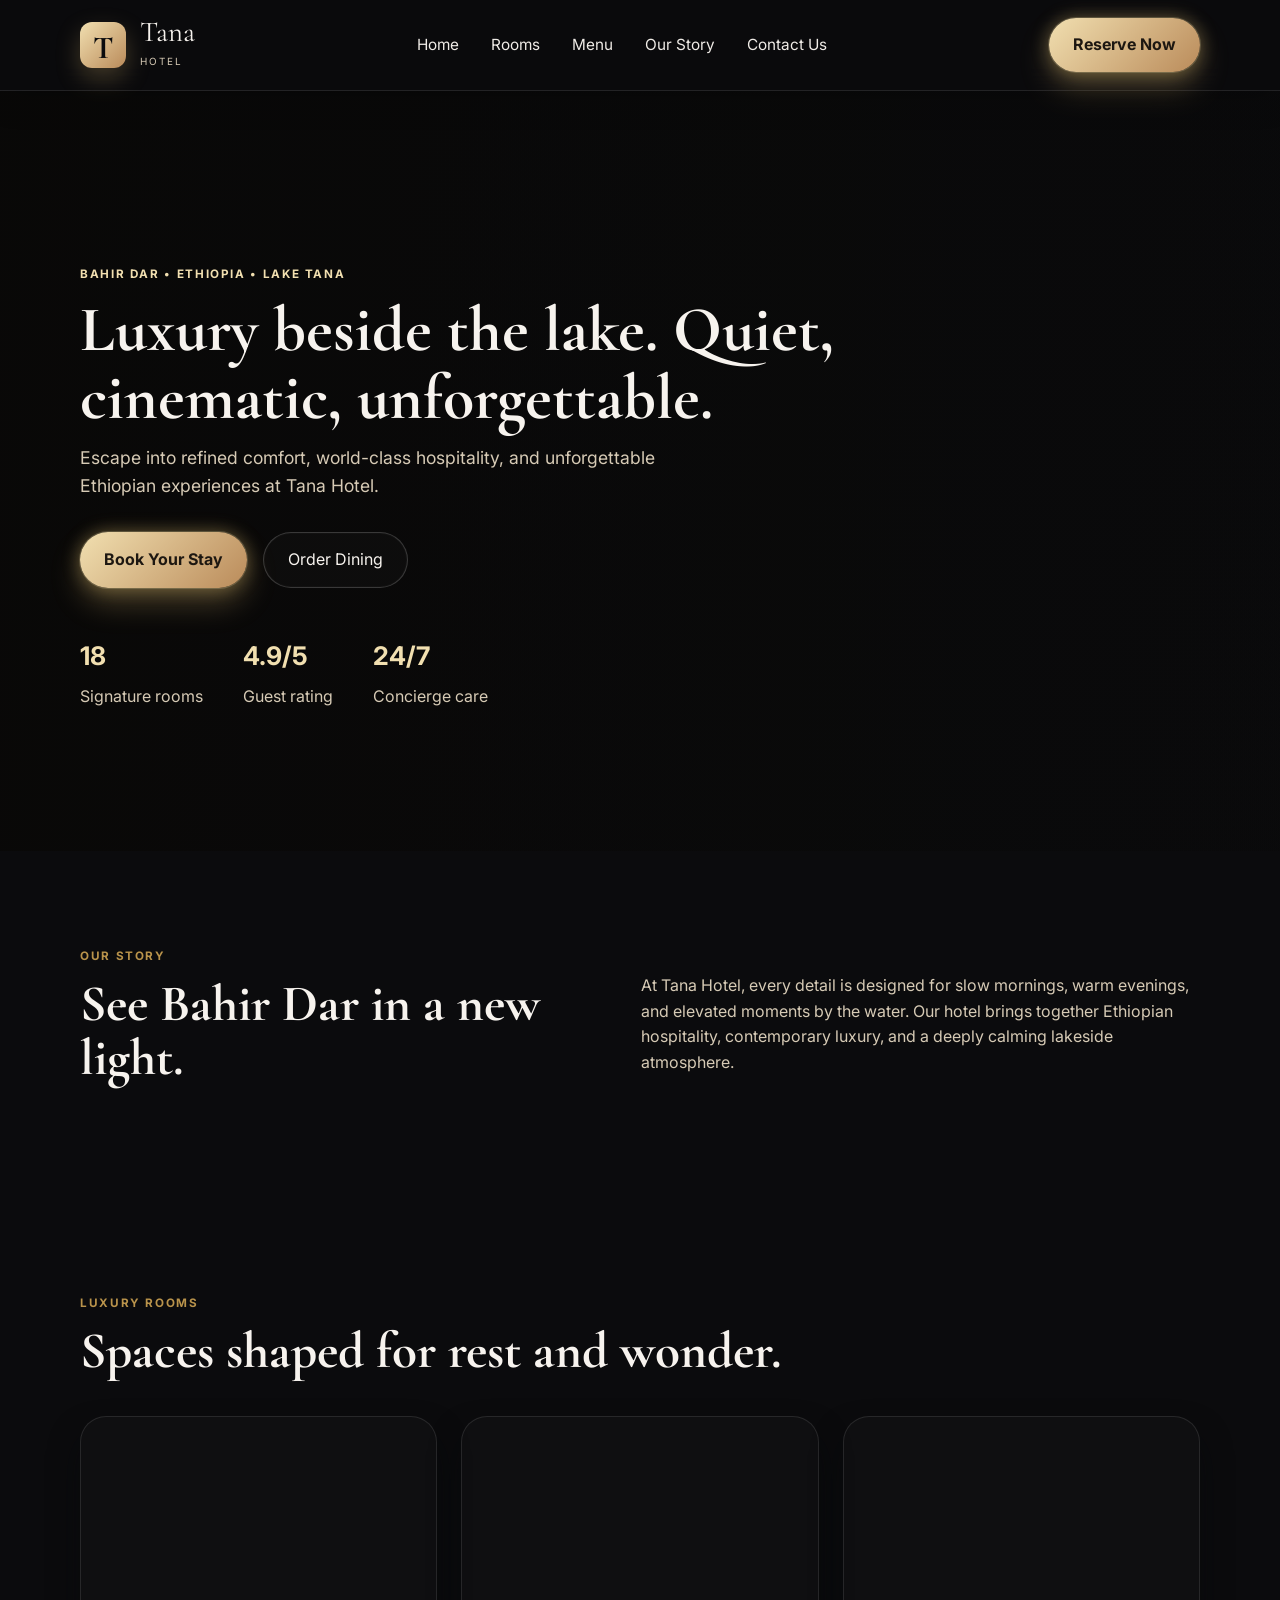
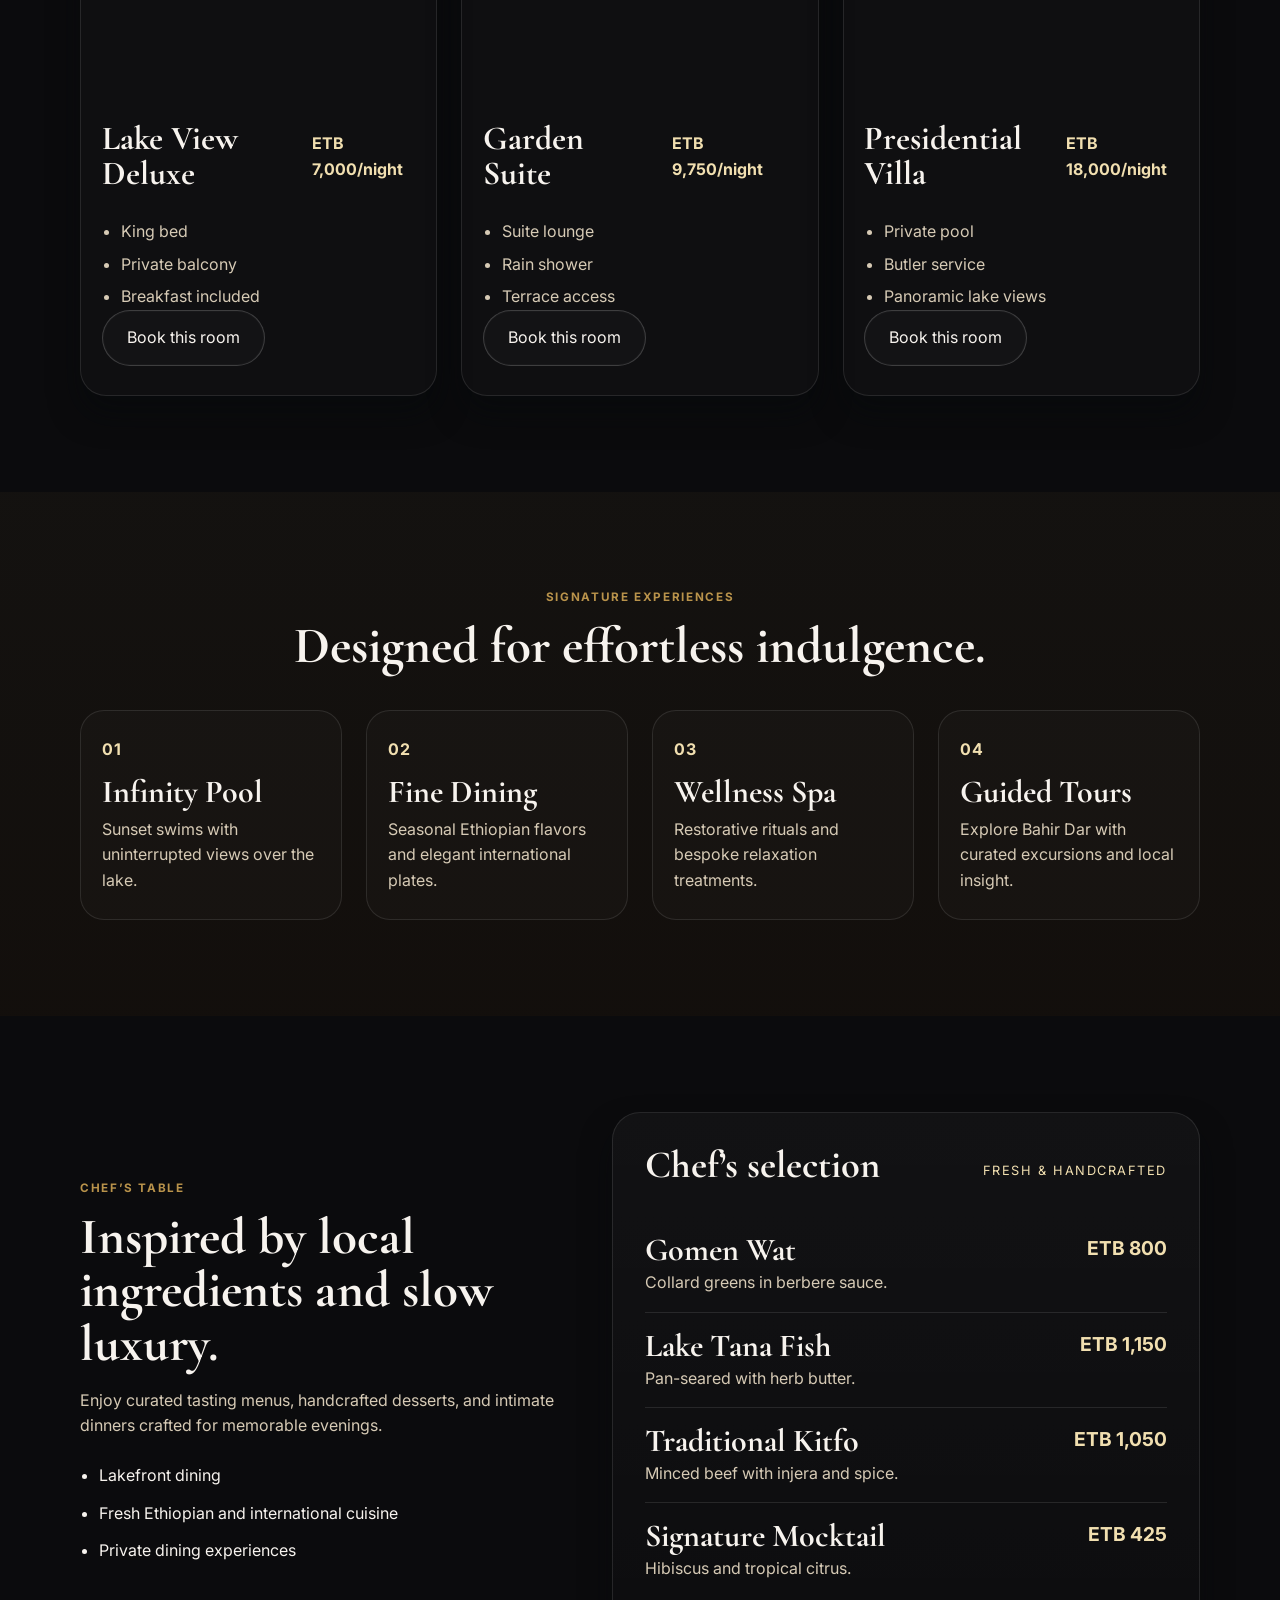
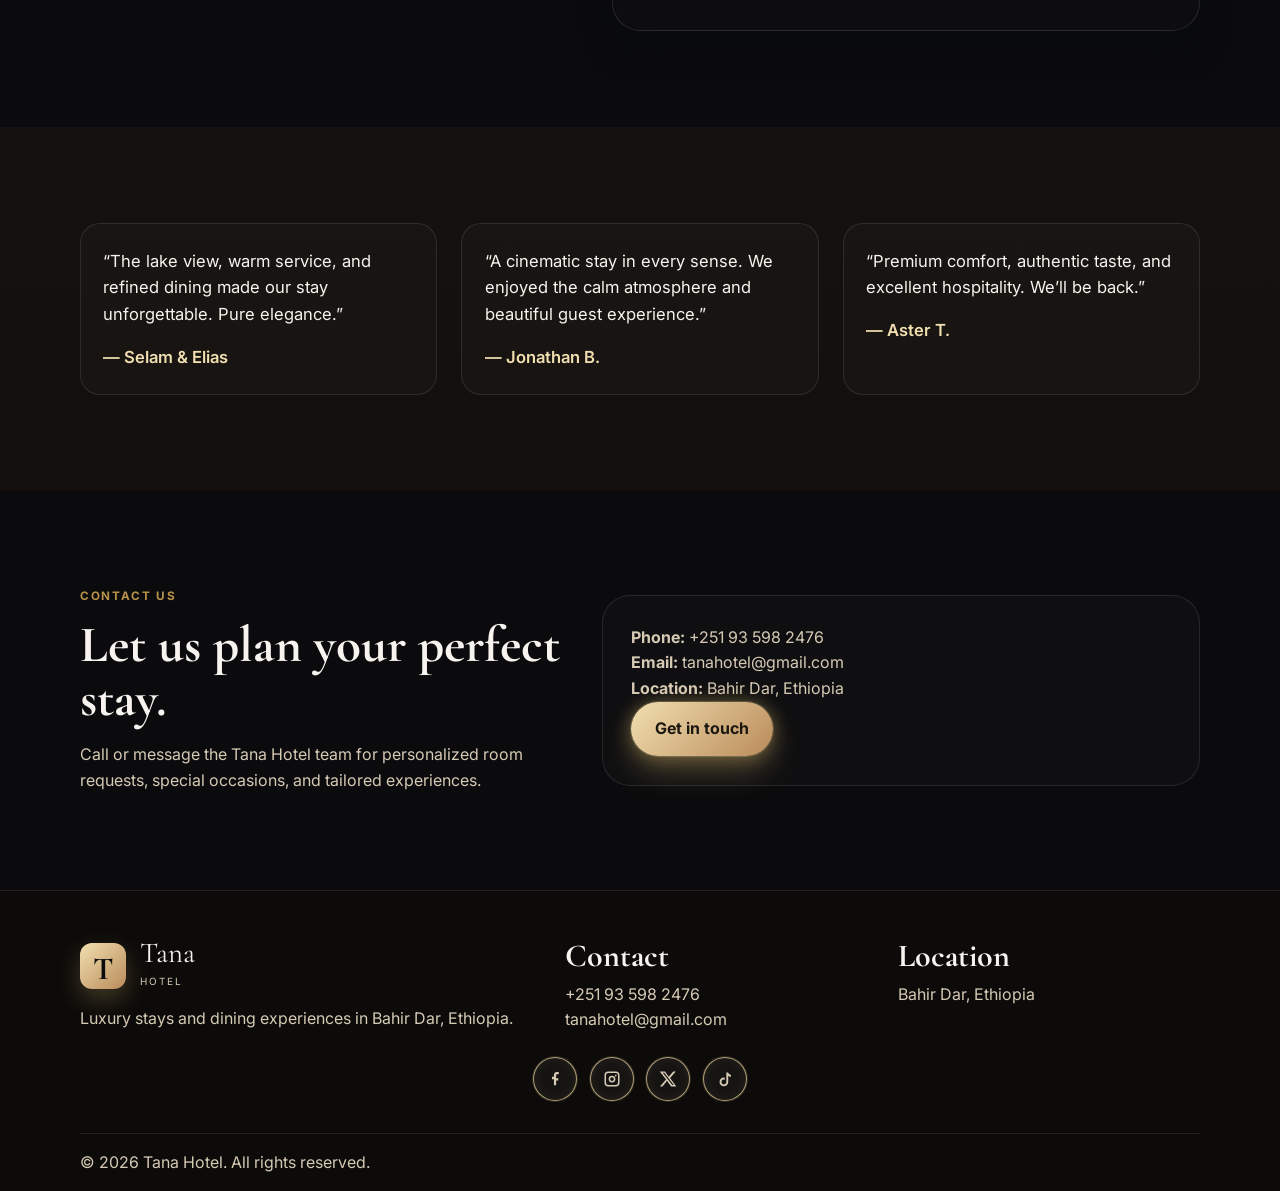
<file: index.html>
<!DOCTYPE html>
<html lang="en">
  <head>
    <meta charset="UTF-8" />
    <meta name="viewport" content="width=device-width, initial-scale=1.0" />
    <title>Tana Hotel | Luxury Stay in Bahir Dar</title>
    <meta
      name="description"
      content="Tana Hotel is a luxury lakeside destination in Bahir Dar, Ethiopia offering elegant rooms, serene lakefront views, premium dining, and an iconic stay experience."
    />
    <meta property="og:title" content="Tana Hotel | Luxury Stay in Bahir Dar" />
    <meta property="og:description" content="Luxury lakeside destination in Bahir Dar, Ethiopia. Elegant rooms, lakefront views, premium dining, and unforgettable experiences." />
    <meta property="og:type" content="website" />
    <meta property="og:url" content="https://tana-hotel.vercel.app/" />
    <link rel="preconnect" href="https://fonts.googleapis.com" />
    <link rel="preconnect" href="https://fonts.gstatic.com" crossorigin />
    <link
      href="https://fonts.googleapis.com/css2?family=Cormorant+Garamond:wght@400;500;600;700&family=Inter:wght@400;500;600;700;800&display=swap"
      rel="stylesheet"
    />
    <link
      rel="stylesheet"
      href="https://cdnjs.cloudflare.com/ajax/libs/font-awesome/6.5.2/css/all.min.css"
      integrity="sha512-DTOQO9RWCH3ppGqcWaEA1BIZOC6xxalwUEQpZZiHQ0s4m96jLZ3Q+N6M7M0PBn3h4PqA=="
      crossorigin="anonymous"
      referrerpolicy="no-referrer"
    />
    <link rel="stylesheet" href="styles.css" />
  </head>
  <body>
    <header class="site-header">
      <div class="container nav-wrap">
        <a href="index.html" class="brand" aria-label="Tana Hotel home">
          <div class="brand-mark">T</div>
          <div>
            <span class="brand-name">Tana</span>
            <small>Hotel</small>
          </div>
        </a>

        <nav class="main-nav" aria-label="Main navigation">
          <a href="index.html">Home</a>
          <a href="#rooms">Rooms</a>
          <a href="#menu">Menu</a>
          <a href="#story">Our Story</a>
          <a href="#contact">Contact Us</a>
        </nav>

        <a class="nav-cta" href="booking.html">Reserve Now</a>
      </div>
    </header>

    <main>
      <section class="hero home-hero">
        <div class="hero-overlay"></div>
        <div class="container hero-content">
          <p class="eyebrow">Bahir Dar • Ethiopia • Lake Tana</p>
          <h1>Luxury beside the lake. Quiet, cinematic, unforgettable.</h1>
          <p class="hero-copy">
            Escape into refined comfort, world-class hospitality, and unforgettable Ethiopian experiences at Tana Hotel.
          </p>
          <div class="hero-actions">
            <a class="btn btn-primary" href="booking.html">Book Your Stay</a>
            <a class="btn btn-secondary" href="dining.html">Order Dining</a>
          </div>
          <div class="hero-stats">
            <div>
              <strong>18</strong>
              <span>Signature rooms</span>
            </div>
            <div>
              <strong>4.9/5</strong>
              <span>Guest rating</span>
            </div>
            <div>
              <strong>24/7</strong>
              <span>Concierge care</span>
            </div>
          </div>
        </div>
      </section>

      <section id="story" class="section-shell intro-panel">
        <div class="container intro-grid">
          <div>
            <p class="eyebrow dark">Our story</p>
            <h2>See Bahir Dar in a new light.</h2>
          </div>
          <p>
            At Tana Hotel, every detail is designed for slow mornings, warm evenings, and elevated moments by the water.
            Our hotel brings together Ethiopian hospitality, contemporary luxury, and a deeply calming lakeside atmosphere.
          </p>
        </div>
      </section>

      <section id="rooms" id="rooms" class="section-shell">
        <div class="container">
          <div class="section-heading">
            <p class="eyebrow dark">Luxury rooms</p>
            <h2>Spaces shaped for rest and wonder.</h2>
          </div>
          <div class="room-grid">
            <article class="room-card">
              <div class="room-image room-one"></div>
              <div class="room-body">
                <div class="room-topline">
                  <h3>Lake View Deluxe</h3>
                  <span>ETB 7,000/night</span>
                </div>
                <ul>
                  <li>King bed</li>
                  <li>Private balcony</li>
                  <li>Breakfast included</li>
                </ul>
                <a class="btn btn-secondary room-order-btn" href="booking.html">Book this room</a>
              </div>
            </article>
            <article class="room-card">
              <div class="room-image room-two"></div>
              <div class="room-body">
                <div class="room-topline">
                  <h3>Garden Suite</h3>
                  <span>ETB 9,750/night</span>
                </div>
                <ul>
                  <li>Suite lounge</li>
                  <li>Rain shower</li>
                  <li>Terrace access</li>
                </ul>
                <a class="btn btn-secondary room-order-btn" href="booking.html">Book this room</a>
              </div>
            </article>
            <article class="room-card">
              <div class="room-image room-three"></div>
              <div class="room-body">
                <div class="room-topline">
                  <h3>Presidential Villa</h3>
                  <span>ETB 18,000/night</span>
                </div>
                <ul>
                  <li>Private pool</li>
                  <li>Butler service</li>
                  <li>Panoramic lake views</li>
                </ul>
                <a class="btn btn-secondary room-order-btn" href="booking.html">Book this room</a>
              </div>
            </article>
          </div>
        </div>
      </section>

      <section class="section-shell accent-bg">
        <div class="container">
          <div class="section-heading center">
            <p class="eyebrow dark">Signature experiences</p>
            <h2>Designed for effortless indulgence.</h2>
          </div>
          <div class="amenity-grid">
            <div class="amenity-item">
              <span>01</span>
              <h3>Infinity Pool</h3>
              <p>Sunset swims with uninterrupted views over the lake.</p>
            </div>
            <div class="amenity-item">
              <span>02</span>
              <h3>Fine Dining</h3>
              <p>Seasonal Ethiopian flavors and elegant international plates.</p>
            </div>
            <div class="amenity-item">
              <span>03</span>
              <h3>Wellness Spa</h3>
              <p>Restorative rituals and bespoke relaxation treatments.</p>
            </div>
            <div class="amenity-item">
              <span>04</span>
              <h3>Guided Tours</h3>
              <p>Explore Bahir Dar with curated excursions and local insight.</p>
            </div>
          </div>
        </div>
      </section>

      <section id="menu" class="section-shell">
        <div class="container dining-grid">
          <div class="dining-copy">
            <p class="eyebrow dark">Chef’s table</p>
            <h2>Inspired by local ingredients and slow luxury.</h2>
            <p>
              Enjoy curated tasting menus, handcrafted desserts, and intimate dinners crafted for memorable evenings.
            </p>
            <ul class="feature-list">
              <li>Lakefront dining</li>
              <li>Fresh Ethiopian and international cuisine</li>
              <li>Private dining experiences</li>
            </ul>
          </div>
          <div class="menu-panel">
            <div class="menu-header">
              <h3>Chef’s selection</h3>
              <span>Fresh & handcrafted</span>
            </div>
            <div class="menu-item">
              <div>
                <h4>Gomen Wat</h4>
                <p>Collard greens in berbere sauce.</p>
              </div>
              <strong>ETB 800</strong>
            </div>
            <div class="menu-item">
              <div>
                <h4>Lake Tana Fish</h4>
                <p>Pan-seared with herb butter.</p>
              </div>
              <strong>ETB 1,150</strong>
            </div>
            <div class="menu-item">
              <div>
                <h4>Traditional Kitfo</h4>
                <p>Minced beef with injera and spice.</p>
              </div>
              <strong>ETB 1,050</strong>
            </div>
            <div class="menu-item">
              <div>
                <h4>Signature Mocktail</h4>
                <p>Hibiscus and tropical citrus.</p>
              </div>
              <strong>ETB 425</strong>
            </div>
          </div>
        </div>
      </section>

      <section class="section-shell accent-bg">
        <div class="container review-grid home-review-grid">
          <blockquote>
            “The lake view, warm service, and refined dining made our stay unforgettable. Pure elegance.”
            <footer>— Selam & Elias</footer>
          </blockquote>
          <blockquote>
            “A cinematic stay in every sense. We enjoyed the calm atmosphere and beautiful guest experience.”
            <footer>— Jonathan B.</footer>
          </blockquote>
          <blockquote>
            “Premium comfort, authentic taste, and excellent hospitality. We’ll be back.”
            <footer>— Aster T.</footer>
          </blockquote>
        </div>
      </section>

      <section id="contact" class="section-shell">
        <div class="container booking-shell">
          <div class="booking-content">
            <p class="eyebrow dark">Contact us</p>
            <h2>Let us plan your perfect stay.</h2>
            <p>Call or message the Tana Hotel team for personalized room requests, special occasions, and tailored experiences.</p>
          </div>
          <div class="contact-card">
            <p><strong>Phone:</strong> <a href="tel:+251935982476">+251 93 598 2476</a></p>
            <p><strong>Email:</strong> <a href="mailto:tanahotel@gmail.com">tanahotel@gmail.com</a></p>
            <p><strong>Location:</strong> Bahir Dar, Ethiopia</p>
            <a class="btn btn-primary" href="contact.html">Get in touch</a>
          </div>
        </div>
      </section>
    </main>

    <footer class="site-footer">
      <div class="container footer-wrap">
        <div>
          <div class="brand footer-brand">
            <div class="brand-mark">T</div>
            <div>
              <span class="brand-name">Tana</span>
              <small>Hotel</small>
            </div>
          </div>
          <p>Luxury stays and dining experiences in Bahir Dar, Ethiopia.</p>
        </div>
        <div>
          <h4>Contact</h4>
          <p><a href="tel:+251935982476">+251 93 598 2476</a></p>
          <p><a href="mailto:tanahotel@gmail.com">tanahotel@gmail.com</a></p>
        </div>
        <div>
          <h4>Location</h4>
          <p>Bahir Dar, Ethiopia</p>
        </div>
      </div>
      <div class="container footer-social">
        <div class="social-links" aria-label="Social media">
          <a href="https://www.facebook.com/tanahotel" target="_blank" rel="noreferrer" aria-label="Facebook">
            <svg viewBox="0 0 24 24" aria-hidden="true"><path d="M13.5 22v-8h2.7l.4-3.1h-3.1V7.2c0-.9.3-1.5 1.6-1.5H17V2.8c-.3 0-1.3-.1-2.4-.1-2.4 0-4 1.4-4 4.1v2.3H8v3.1h2.6v8h2.9Z"/></svg>
          </a>
          <a href="https://www.instagram.com/tanahotel" target="_blank" rel="noreferrer" aria-label="Instagram">
            <svg viewBox="0 0 24 24" aria-hidden="true"><path d="M7 2h10a5 5 0 0 1 5 5v10a5 5 0 0 1-5 5H7a5 5 0 0 1-5-5V7a5 5 0 0 1 5-5Zm0 2a3 3 0 0 0-3 3v10a3 3 0 0 0 3 3h10a3 3 0 0 0 3-3V7a3 3 0 0 0-3-3H7Zm5 3.5A4.5 4.5 0 1 1 7.5 12 4.5 4.5 0 0 1 12 7.5Zm0 2A2.5 2.5 0 1 0 14.5 12 2.5 2.5 0 0 0 12 9.5Zm5-3.1a1.1 1.1 0 1 1-1.1 1.1 1.1 1.1 0 0 1 1.1-1.1Z"/></svg>
          </a>
          <a href="https://x.com/tanahotel" target="_blank" rel="noreferrer" aria-label="X">
            <svg viewBox="0 0 24 24" aria-hidden="true"><path d="M18.9 2h3.5l-7.6 8.7L23 22h-6.9l-5.4-7.7L4.7 22H1.2l8.2-9.3L1 2h7.1l4.9 7.1L18.9 2Zm-1.2 18.1h1.9L7 3.8H5l12.7 16.3Z"/></svg>
          </a>
          <a href="https://www.tiktok.com/@tanahotel" target="_blank" rel="noreferrer" aria-label="TikTok">
            <svg viewBox="0 0 24 24" aria-hidden="true"><path d="M16 3.2c.8 1.5 2.2 2.7 3.9 3.3v2.7c-1.3-.1-2.5-.5-3.6-1.2v7.9c0 3.2-2.6 5.8-5.8 5.8s-5.8-2.6-5.8-5.8 2.6-5.8 5.8-5.8c.4 0 .8 0 1.2.1v2.8a3.4 3.4 0 0 0-1.2-.2 3.3 3.3 0 0 0 0 6.6 3.3 3.3 0 0 0 3.3-3.3V3.2h2.2Z"/></svg>
          </a>
        </div>
      </div>
      <div class="container copyright">
        <p>© <span id="year"></span> Tana Hotel. All rights reserved.</p>
      </div>
    </footer>

    <script src="script.js"></script>
  </body>
</html>
</file>
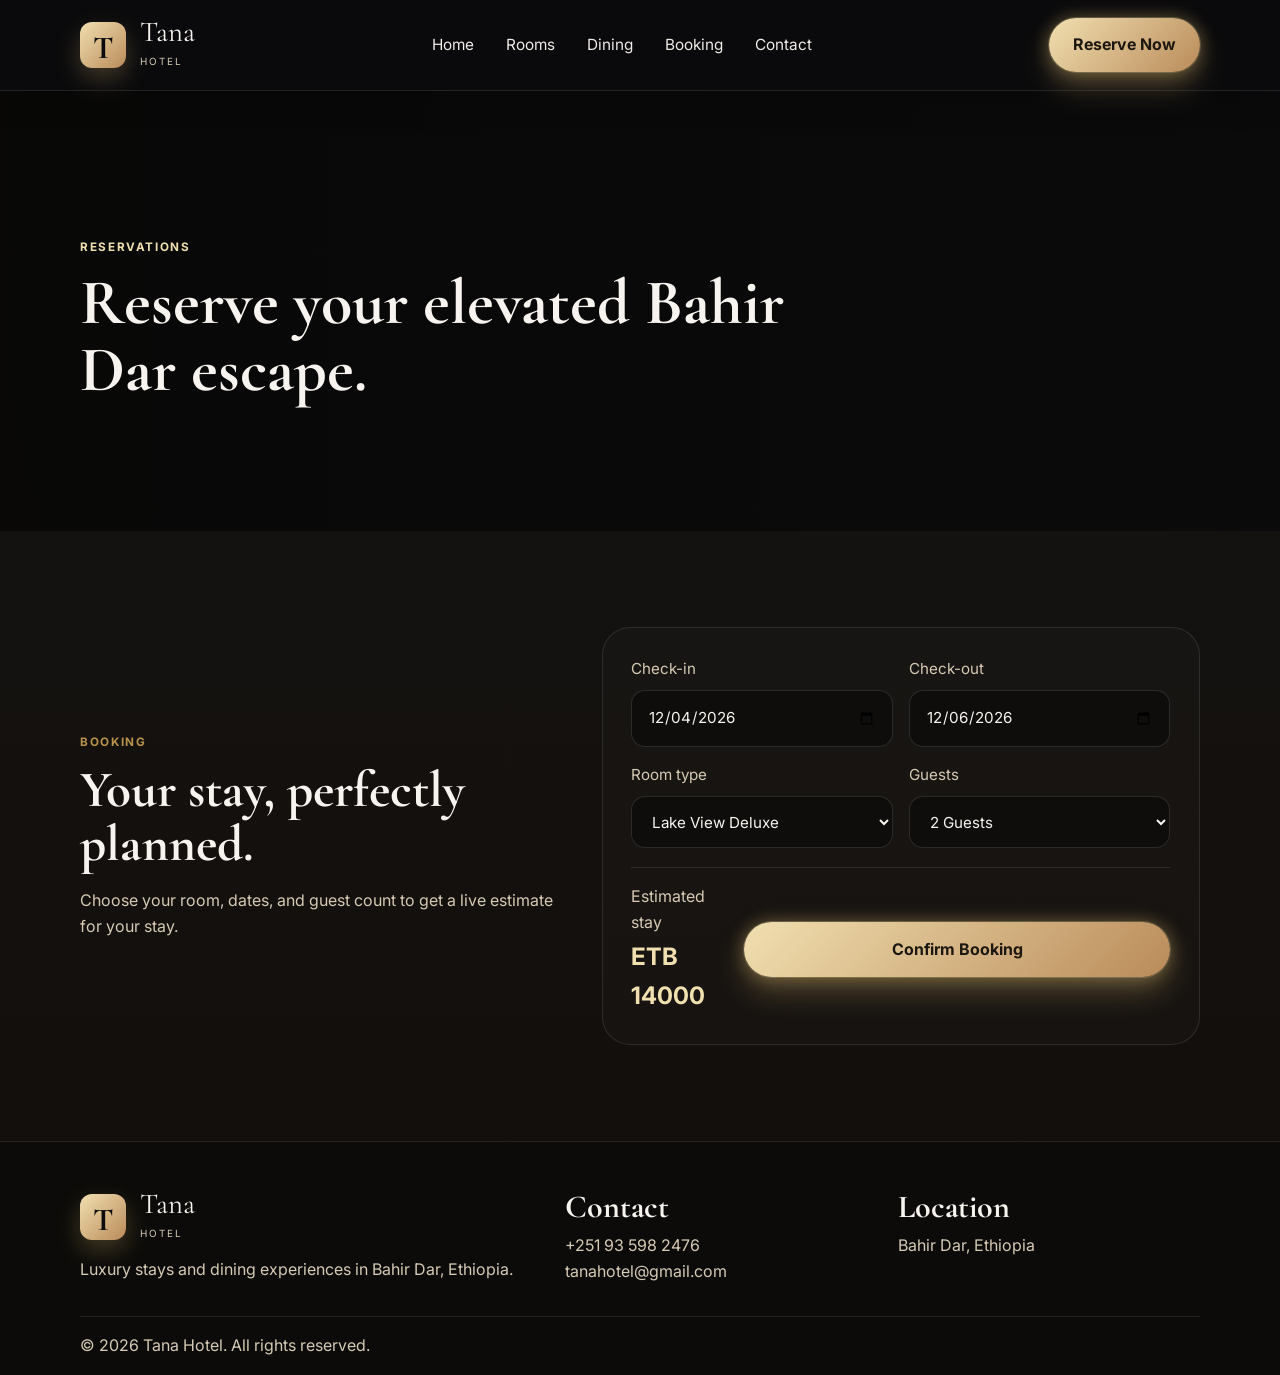
<file: booking.html>
<!DOCTYPE html>
<html lang="en">
  <head>
    <meta charset="UTF-8" />
    <meta name="viewport" content="width=device-width, initial-scale=1.0" />
    <title>Booking | Tana Hotel</title>
    <meta name="description" content="Book a luxury stay at Tana Hotel in Bahir Dar, Ethiopia." />
    <link rel="preconnect" href="https://fonts.googleapis.com" />
    <link rel="preconnect" href="https://fonts.gstatic.com" crossorigin />
    <link href="https://fonts.googleapis.com/css2?family=Cormorant+Garamond:wght@400;500;600;700&family=Inter:wght@400;500;600;700;800&display=swap" rel="stylesheet" />
    <link rel="stylesheet" href="https://cdnjs.cloudflare.com/ajax/libs/font-awesome/6.5.2/css/all.min.css" crossorigin="anonymous" referrerpolicy="no-referrer" />
    <link rel="stylesheet" href="styles.css" />
  </head>
  <body>
    <header class="site-header">
      <div class="container nav-wrap">
        <a href="index.html" class="brand" aria-label="Tana Hotel home">
          <div class="brand-mark">T</div>
          <div>
            <span class="brand-name">Tana</span>
            <small>Hotel</small>
          </div>
        </a>
        <nav class="main-nav" aria-label="Main navigation">
          <a href="index.html">Home</a>
          <a href="rooms.html">Rooms</a>
          <a href="dining.html">Dining</a>
          <a href="booking.html">Booking</a>
          <a href="contact.html">Contact</a>
        </nav>
        <a class="nav-cta" href="booking.html">Reserve Now</a>
      </div>
    </header>

    <main>
      <section class="hero page-hero">
        <div class="hero-overlay"></div>
        <div class="container hero-content">
          <p class="eyebrow">Reservations</p>
          <h1>Reserve your elevated Bahir Dar escape.</h1>
        </div>
      </section>

      <section class="section-shell accent-bg">
        <div class="container booking-shell">
          <div class="booking-content">
            <p class="eyebrow dark">Booking</p>
            <h2>Your stay, perfectly planned.</h2>
            <p>Choose your room, dates, and guest count to get a live estimate for your stay.</p>
          </div>

          <form class="booking-form" id="bookingForm">
            <div class="field-row">
              <label>
                Check-in
                <input type="date" id="checkin" required />
              </label>
              <label>
                Check-out
                <input type="date" id="checkout" required />
              </label>
            </div>
            <div class="field-row">
              <label>
                Room type
                <select id="roomType">
                  <option value="7000">Lake View Deluxe</option>
                  <option value="9750">Garden Suite</option>
                  <option value="18000">Presidential Villa</option>
                </select>
              </label>
              <label>
                Guests
                <select id="guests">
                  <option value="1">1 Guest</option>
                  <option value="2" selected>2 Guests</option>
                  <option value="3">3 Guests</option>
                  <option value="4">4 Guests</option>
                </select>
              </label>
            </div>
            <div class="booking-summary">
              <div>
                <span>Estimated stay</span>
                <strong id="stayTotal">ETB 0</strong>
              </div>
              <button type="submit" class="btn btn-primary full">Confirm Booking</button>
            </div>
          </form>
        </div>
      </section>
    </main>

    <footer class="site-footer">
      <div class="container footer-wrap">
        <div>
          <div class="brand footer-brand">
            <div class="brand-mark">T</div>
            <div>
              <span class="brand-name">Tana</span>
              <small>Hotel</small>
            </div>
          </div>
          <p>Luxury stays and dining experiences in Bahir Dar, Ethiopia.</p>
        </div>
        <div>
          <h4>Contact</h4>
          <p><a href="tel:+251935982476">+251 93 598 2476</a></p>
          <p><a href="mailto:tanahotel@gmail.com">tanahotel@gmail.com</a></p>
        </div>
        <div>
          <h4>Location</h4>
          <p>Bahir Dar, Ethiopia</p>
        </div>
      </div>
      <div class="container copyright">
        <p>© <span id="year"></span> Tana Hotel. All rights reserved.</p>
      </div>
    </footer>

    <script src="script.js"></script>
  </body>
</html>
</file>
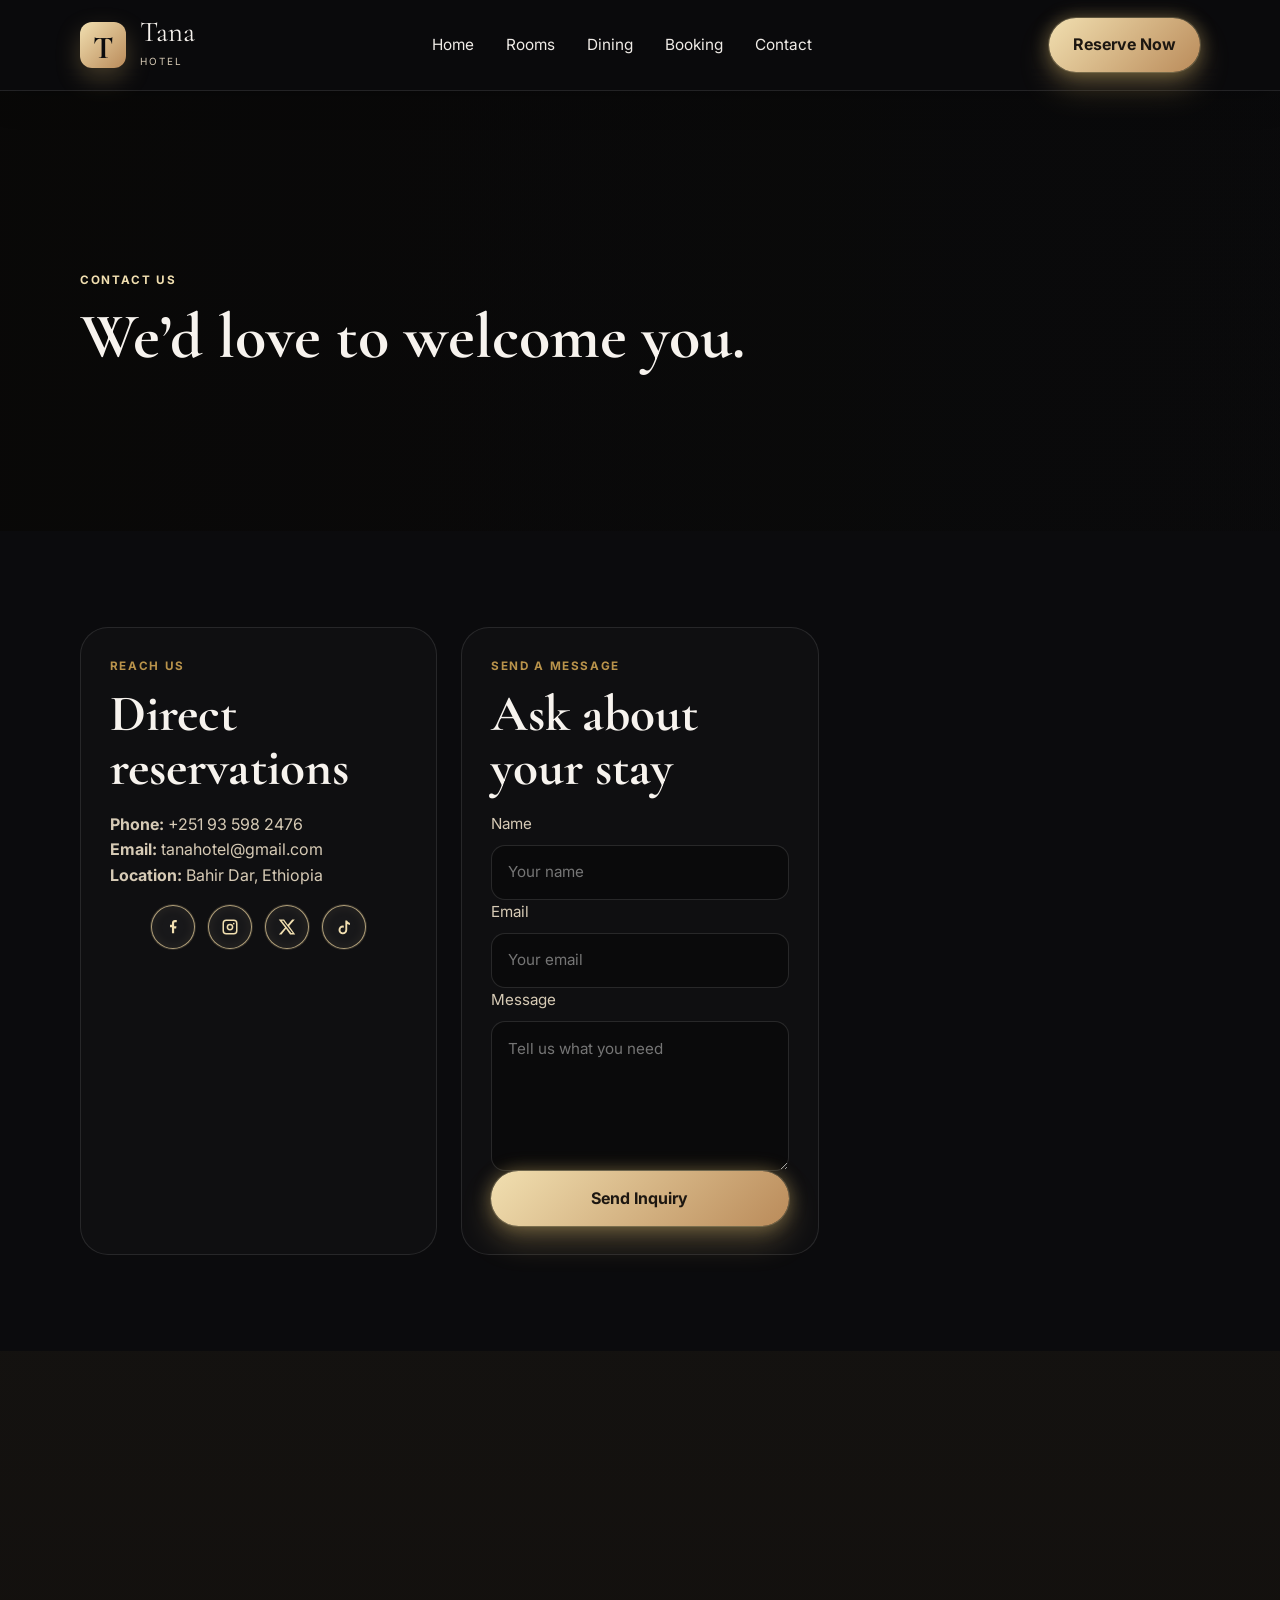
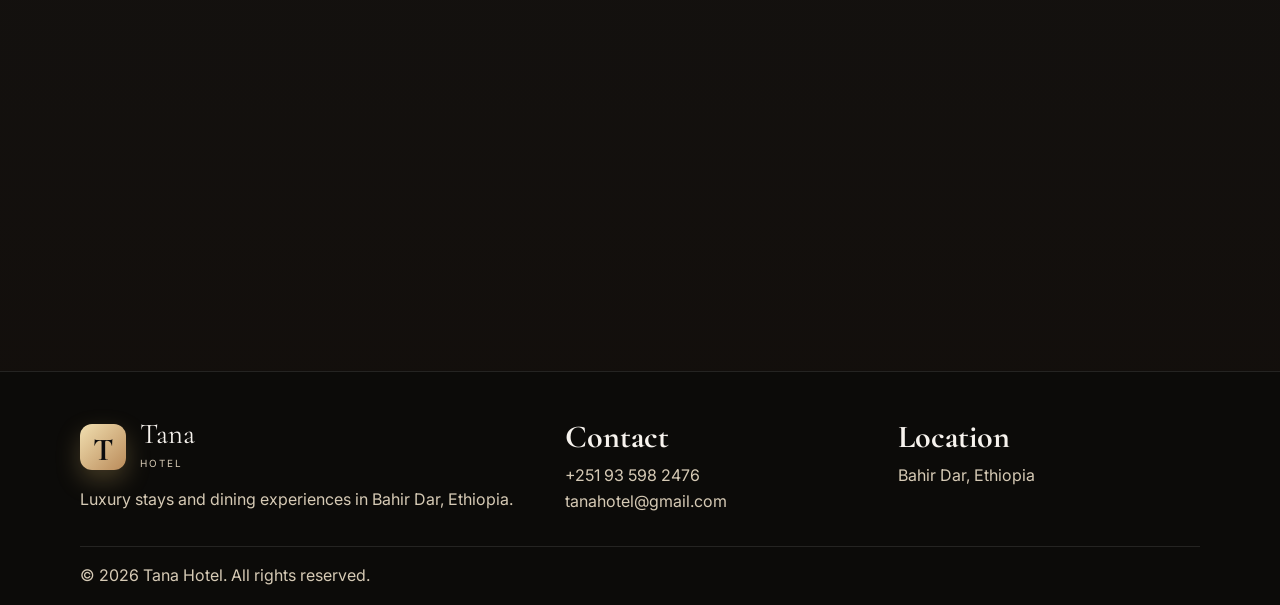
<file: contact.html>
<!DOCTYPE html>
<html lang="en">
  <head>
    <meta charset="UTF-8" />
    <meta name="viewport" content="width=device-width, initial-scale=1.0" />
    <title>Contact | Tana Hotel</title>
    <meta name="description" content="Contact Tana Hotel in Bahir Dar, Ethiopia for reservations and inquiries." />
    <link rel="preconnect" href="https://fonts.googleapis.com" />
    <link rel="preconnect" href="https://fonts.gstatic.com" crossorigin />
    <link href="https://fonts.googleapis.com/css2?family=Cormorant+Garamond:wght@400;500;600;700&family=Inter:wght@400;500;600;700;800&display=swap" rel="stylesheet" />
    <link rel="stylesheet" href="https://cdnjs.cloudflare.com/ajax/libs/font-awesome/6.5.2/css/all.min.css" crossorigin="anonymous" referrerpolicy="no-referrer" />
    <link rel="stylesheet" href="styles.css" />
  </head>
  <body>
    <header class="site-header">
      <div class="container nav-wrap">
        <a href="index.html" class="brand" aria-label="Tana Hotel home">
          <div class="brand-mark">T</div>
          <div>
            <span class="brand-name">Tana</span>
            <small>Hotel</small>
          </div>
        </a>
        <nav class="main-nav" aria-label="Main navigation">
          <a href="index.html">Home</a>
          <a href="rooms.html">Rooms</a>
          <a href="dining.html">Dining</a>
          <a href="booking.html">Booking</a>
          <a href="contact.html">Contact</a>
        </nav>
        <a class="nav-cta" href="booking.html">Reserve Now</a>
      </div>
    </header>

    <main>
      <section class="hero page-hero">
        <div class="hero-overlay"></div>
        <div class="container hero-content">
          <p class="eyebrow">Contact us</p>
          <h1>We’d love to welcome you.</h1>
        </div>
      </section>

      <section class="section-shell">
        <div class="container contact-grid">
          <div class="contact-card">
            <p class="eyebrow dark">Reach us</p>
            <h2>Direct reservations</h2>
            <p><strong>Phone:</strong> <a href="tel:+251935982476">+251 93 598 2476</a></p>
            <p><strong>Email:</strong> <a href="mailto:tanahotel@gmail.com">tanahotel@gmail.com</a></p>
            <p><strong>Location:</strong> Bahir Dar, Ethiopia</p>
            <div class="social-links" aria-label="Social media">
              <a href="https://www.facebook.com/tanahotel" target="_blank" rel="noreferrer" aria-label="Facebook">
                <svg viewBox="0 0 24 24" aria-hidden="true"><path d="M13.5 22v-8h2.7l.4-3.1h-3.1V7.2c0-.9.3-1.5 1.6-1.5H17V2.8c-.3 0-1.3-.1-2.4-.1-2.4 0-4 1.4-4 4.1v2.3H8v3.1h2.6v8h2.9Z"/></svg>
              </a>
              <a href="https://www.instagram.com/tanahotel" target="_blank" rel="noreferrer" aria-label="Instagram">
                <svg viewBox="0 0 24 24" aria-hidden="true"><path d="M7 2h10a5 5 0 0 1 5 5v10a5 5 0 0 1-5 5H7a5 5 0 0 1-5-5V7a5 5 0 0 1 5-5Zm0 2a3 3 0 0 0-3 3v10a3 3 0 0 0 3 3h10a3 3 0 0 0 3-3V7a3 3 0 0 0-3-3H7Zm5 3.5A4.5 4.5 0 1 1 7.5 12 4.5 4.5 0 0 1 12 7.5Zm0 2A2.5 2.5 0 1 0 14.5 12 2.5 2.5 0 0 0 12 9.5Zm5-3.1a1.1 1.1 0 1 1-1.1 1.1 1.1 1.1 0 0 1 1.1-1.1Z"/></svg>
              </a>
              <a href="https://x.com/tanahotel" target="_blank" rel="noreferrer" aria-label="X">
                <svg viewBox="0 0 24 24" aria-hidden="true"><path d="M18.9 2h3.5l-7.6 8.7L23 22h-6.9l-5.4-7.7L4.7 22H1.2l8.2-9.3L1 2h7.1l4.9 7.1L18.9 2Zm-1.2 18.1h1.9L7 3.8H5l12.7 16.3Z"/></svg>
              </a>
              <a href="https://www.tiktok.com/@tanahotel" target="_blank" rel="noreferrer" aria-label="TikTok">
                <svg viewBox="0 0 24 24" aria-hidden="true"><path d="M16 3.2c.8 1.5 2.2 2.7 3.9 3.3v2.7c-1.3-.1-2.5-.5-3.6-1.2v7.9c0 3.2-2.6 5.8-5.8 5.8s-5.8-2.6-5.8-5.8 2.6-5.8 5.8-5.8c.4 0 .8 0 1.2.1v2.8a3.4 3.4 0 0 0-1.2-.2 3.3 3.3 0 0 0 0 6.6 3.3 3.3 0 0 0 3.3-3.3V3.2h2.2Z"/></svg>
              </a>
            </div>
          </div>

          <div class="contact-card">
            <p class="eyebrow dark">Send a message</p>
            <h2>Ask about your stay</h2>
            <form>
              <label>
                Name
                <input type="text" placeholder="Your name" />
              </label>
              <label>
                Email
                <input type="email" placeholder="Your email" />
              </label>
              <label>
                Message
                <textarea placeholder="Tell us what you need"></textarea>
              </label>
              <button type="submit" class="btn btn-primary full">Send Inquiry</button>
            </form>
          </div>
        </div>
      </section>

      <section class="section-shell accent-bg">
        <div class="container map-wrap">
          <iframe
            src="https://www.google.com/maps?q=Tana%20Hotel%20Bahir%20Dar%20Ethiopia&z=15&output=embed"
            loading="lazy"
            referrerpolicy="no-referrer-when-downgrade"
            title="Tana Hotel location map"
          ></iframe>
        </div>
      </section>
    </main>

    <footer class="site-footer">
      <div class="container footer-wrap">
        <div>
          <div class="brand footer-brand">
            <div class="brand-mark">T</div>
            <div>
              <span class="brand-name">Tana</span>
              <small>Hotel</small>
            </div>
          </div>
          <p>Luxury stays and dining experiences in Bahir Dar, Ethiopia.</p>
        </div>
        <div>
          <h4>Contact</h4>
          <p><a href="tel:+251935982476">+251 93 598 2476</a></p>
          <p><a href="mailto:tanahotel@gmail.com">tanahotel@gmail.com</a></p>
        </div>
        <div>
          <h4>Location</h4>
          <p>Bahir Dar, Ethiopia</p>
        </div>
      </div>
      <div class="container copyright">
        <p>© <span id="year"></span> Tana Hotel. All rights reserved.</p>
      </div>
    </footer>

    <script src="script.js"></script>
  </body>
</html>
</file>
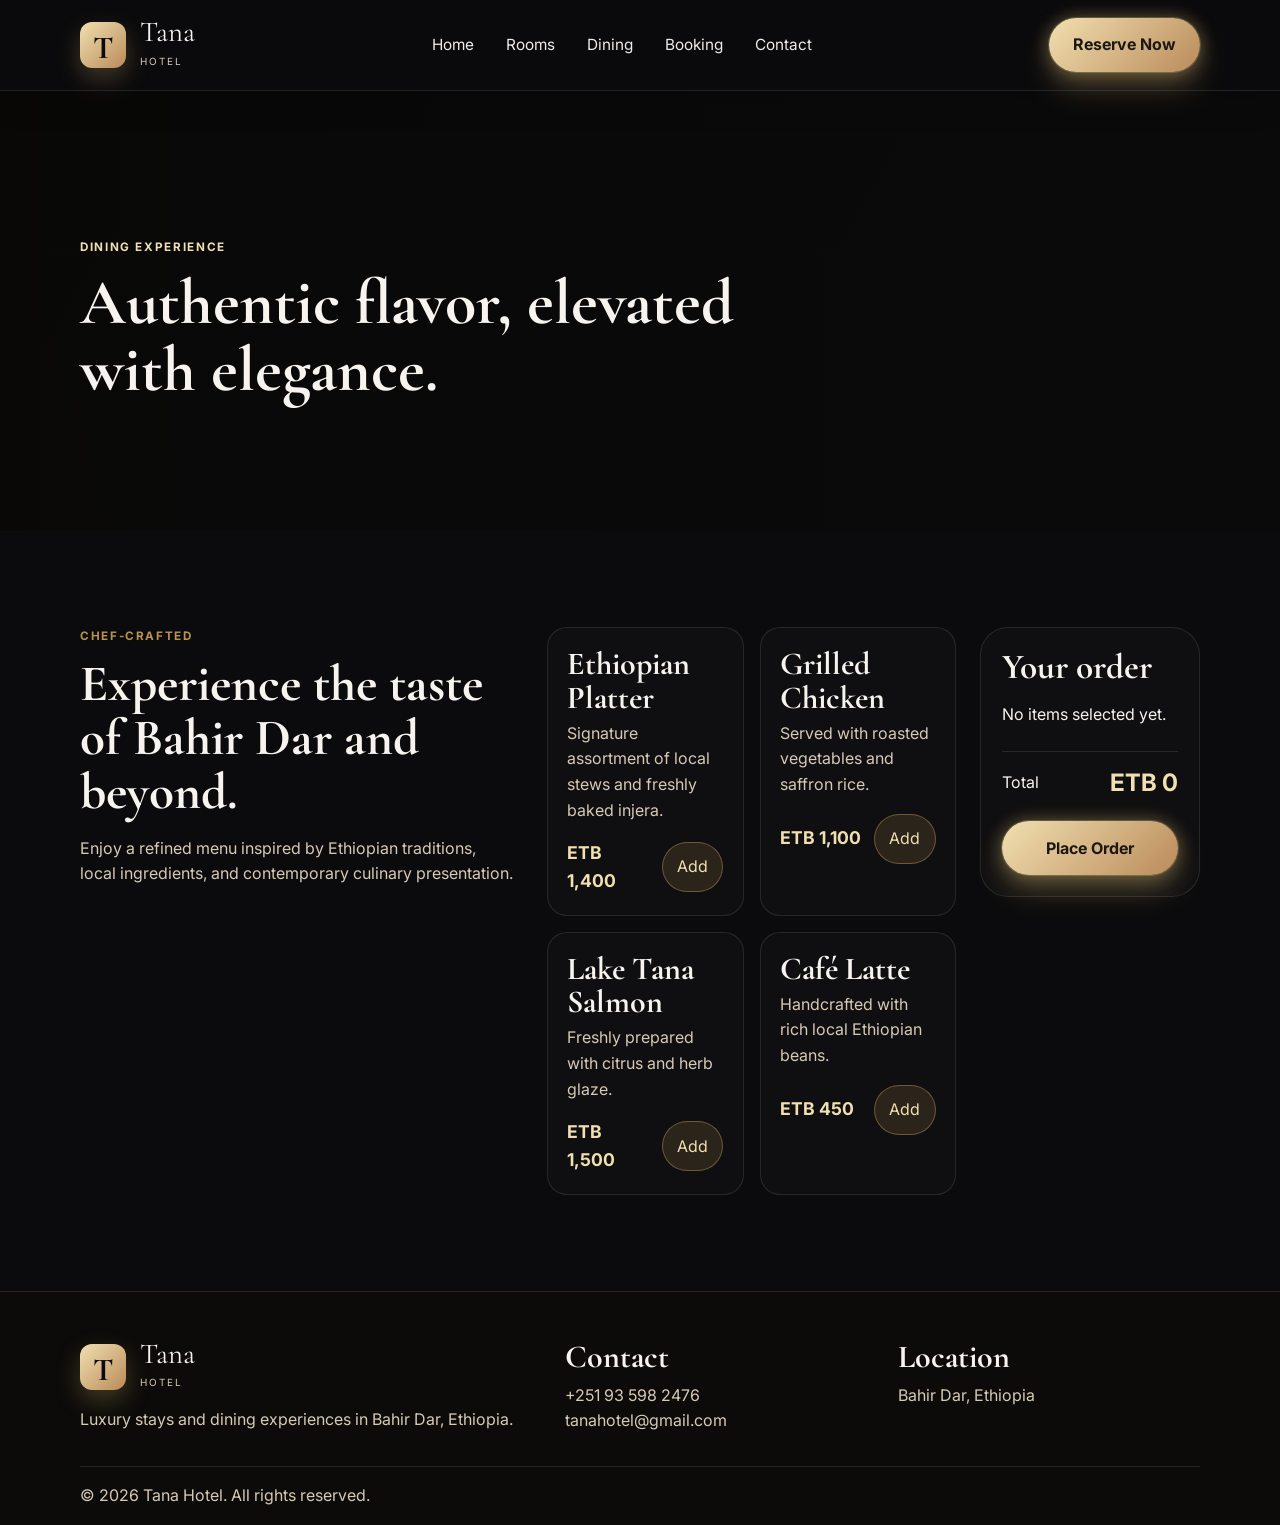
<file: dining.html>
<!DOCTYPE html>
<html lang="en">
  <head>
    <meta charset="UTF-8" />
    <meta name="viewport" content="width=device-width, initial-scale=1.0" />
    <title>Dining | Tana Hotel</title>
    <meta name="description" content="Discover fine dining and room service at Tana Hotel in Bahir Dar." />
    <link rel="preconnect" href="https://fonts.googleapis.com" />
    <link rel="preconnect" href="https://fonts.gstatic.com" crossorigin />
    <link href="https://fonts.googleapis.com/css2?family=Cormorant+Garamond:wght@400;500;600;700&family=Inter:wght@400;500;600;700;800&display=swap" rel="stylesheet" />
    <link rel="stylesheet" href="https://cdnjs.cloudflare.com/ajax/libs/font-awesome/6.5.2/css/all.min.css" crossorigin="anonymous" referrerpolicy="no-referrer" />
    <link rel="stylesheet" href="styles.css" />
  </head>
  <body>
    <header class="site-header">
      <div class="container nav-wrap">
        <a href="index.html" class="brand" aria-label="Tana Hotel home">
          <div class="brand-mark">T</div>
          <div>
            <span class="brand-name">Tana</span>
            <small>Hotel</small>
          </div>
        </a>
        <nav class="main-nav" aria-label="Main navigation">
          <a href="index.html">Home</a>
          <a href="rooms.html">Rooms</a>
          <a href="dining.html">Dining</a>
          <a href="booking.html">Booking</a>
          <a href="contact.html">Contact</a>
        </nav>
        <a class="nav-cta" href="booking.html">Reserve Now</a>
      </div>
    </header>

    <main>
      <section class="hero page-hero">
        <div class="hero-overlay"></div>
        <div class="container hero-content">
          <p class="eyebrow">Dining experience</p>
          <h1>Authentic flavor, elevated with elegance.</h1>
        </div>
      </section>

      <section class="section-shell">
        <div class="container ordering-layout">
          <div class="ordering-copy">
            <p class="eyebrow dark">Chef-crafted</p>
            <h2>Experience the taste of Bahir Dar and beyond.</h2>
            <p>Enjoy a refined menu inspired by Ethiopian traditions, local ingredients, and contemporary culinary presentation.</p>
          </div>

          <div class="food-ordering">
            <div class="menu-cards" id="menuCards">
              <article class="food-card" data-name="Ethiopian Platter" data-price="1400">
                <h3>Ethiopian Platter</h3>
                <p>Signature assortment of local stews and freshly baked injera.</p>
                <div class="food-meta">
                  <span>ETB 1,400</span>
                  <button class="mini-btn" type="button">Add</button>
                </div>
              </article>
              <article class="food-card" data-name="Grilled Chicken" data-price="1100">
                <h3>Grilled Chicken</h3>
                <p>Served with roasted vegetables and saffron rice.</p>
                <div class="food-meta">
                  <span>ETB 1,100</span>
                  <button class="mini-btn" type="button">Add</button>
                </div>
              </article>
              <article class="food-card" data-name="Lake Tana Salmon" data-price="1500">
                <h3>Lake Tana Salmon</h3>
                <p>Freshly prepared with citrus and herb glaze.</p>
                <div class="food-meta">
                  <span>ETB 1,500</span>
                  <button class="mini-btn" type="button">Add</button>
                </div>
              </article>
              <article class="food-card" data-name="Café Latte" data-price="450">
                <h3>Café Latte</h3>
                <p>Handcrafted with rich local Ethiopian beans.</p>
                <div class="food-meta">
                  <span>ETB 450</span>
                  <button class="mini-btn" type="button">Add</button>
                </div>
              </article>
            </div>

            <aside class="order-summary">
              <h3>Your order</h3>
              <ul id="orderList">
                <li class="empty-state">No items selected yet.</li>
              </ul>
              <div class="order-total">
                <span>Total</span>
                <strong id="orderTotal">ETB 0</strong>
              </div>
              <button type="button" class="btn btn-primary full" id="checkoutOrder">Place Order</button>
            </aside>
          </div>
        </div>
      </section>
    </main>

    <footer class="site-footer">
      <div class="container footer-wrap">
        <div>
          <div class="brand footer-brand">
            <div class="brand-mark">T</div>
            <div>
              <span class="brand-name">Tana</span>
              <small>Hotel</small>
            </div>
          </div>
          <p>Luxury stays and dining experiences in Bahir Dar, Ethiopia.</p>
        </div>
        <div>
          <h4>Contact</h4>
          <p><a href="tel:+251935982476">+251 93 598 2476</a></p>
          <p><a href="mailto:tanahotel@gmail.com">tanahotel@gmail.com</a></p>
        </div>
        <div>
          <h4>Location</h4>
          <p>Bahir Dar, Ethiopia</p>
        </div>
      </div>
      <div class="container copyright">
        <p>© <span id="year"></span> Tana Hotel. All rights reserved.</p>
      </div>
    </footer>

    <script src="script.js"></script>
  </body>
</html>
</file>
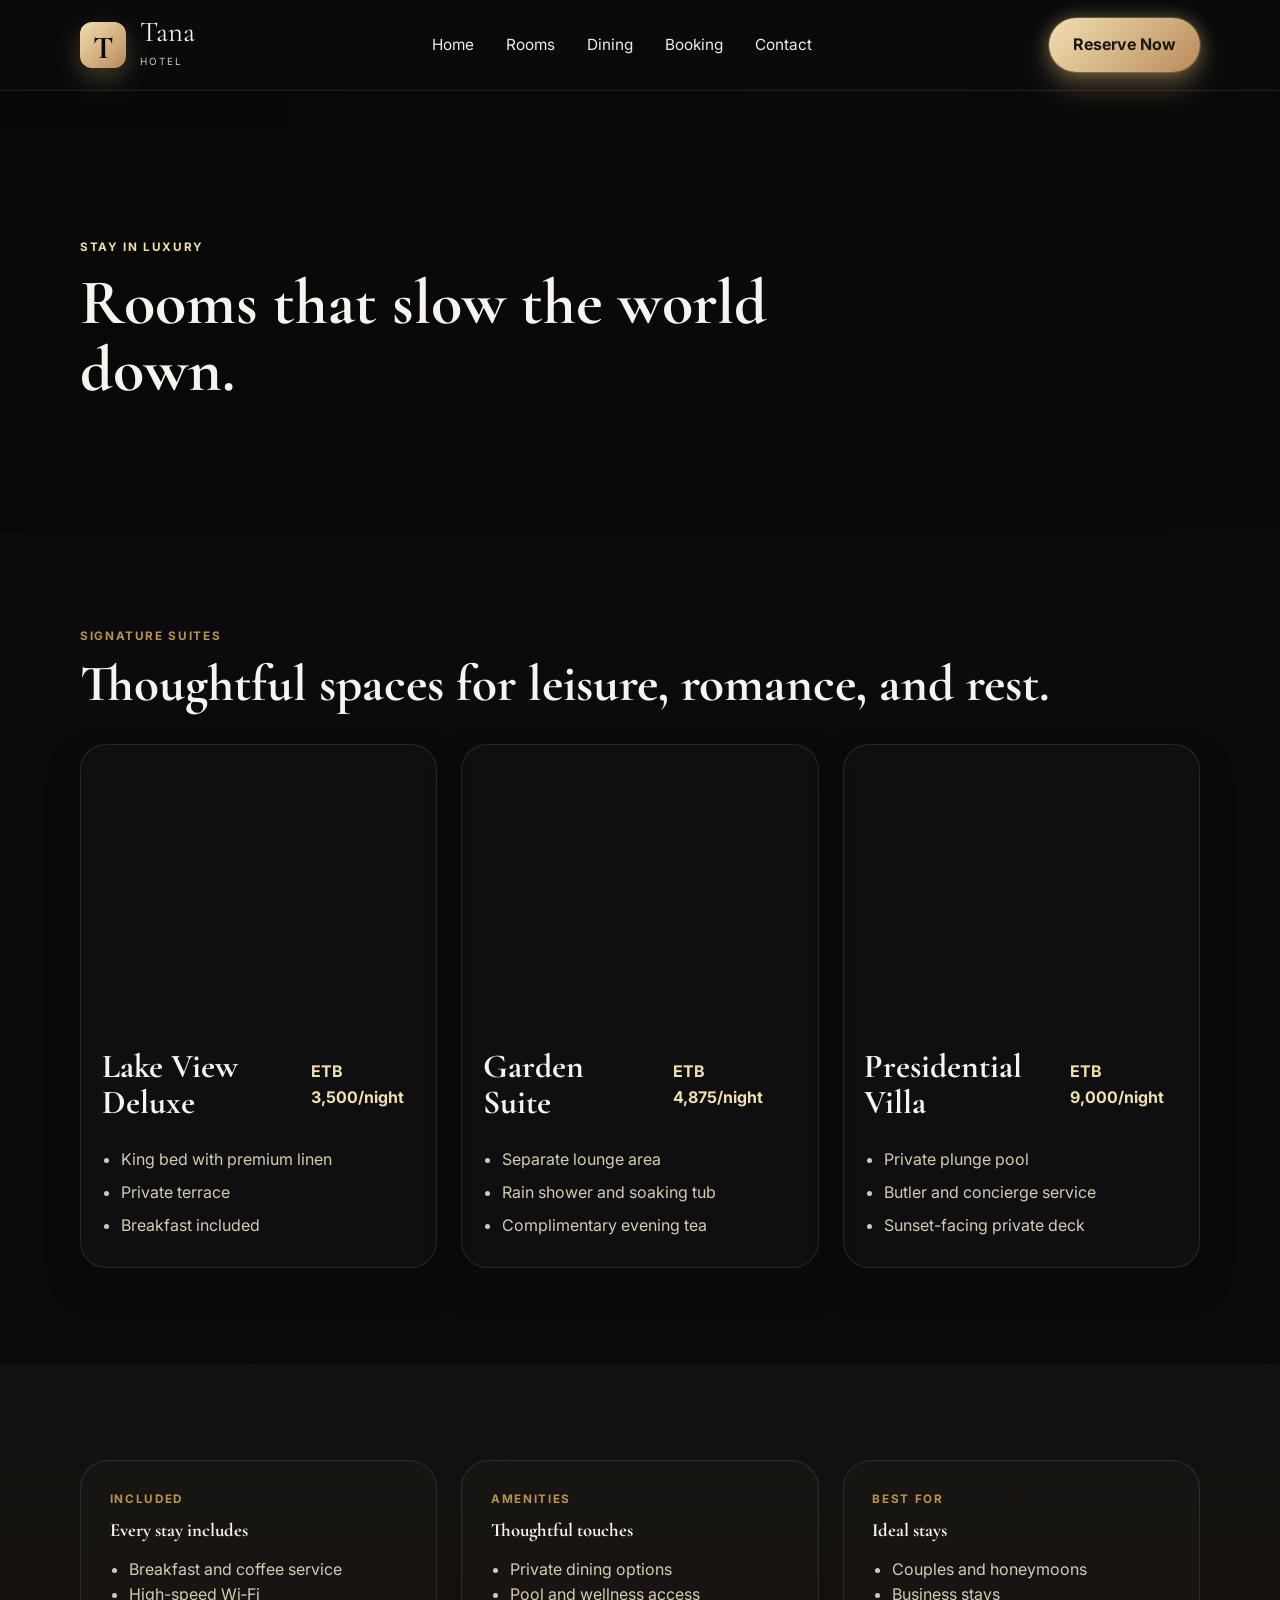
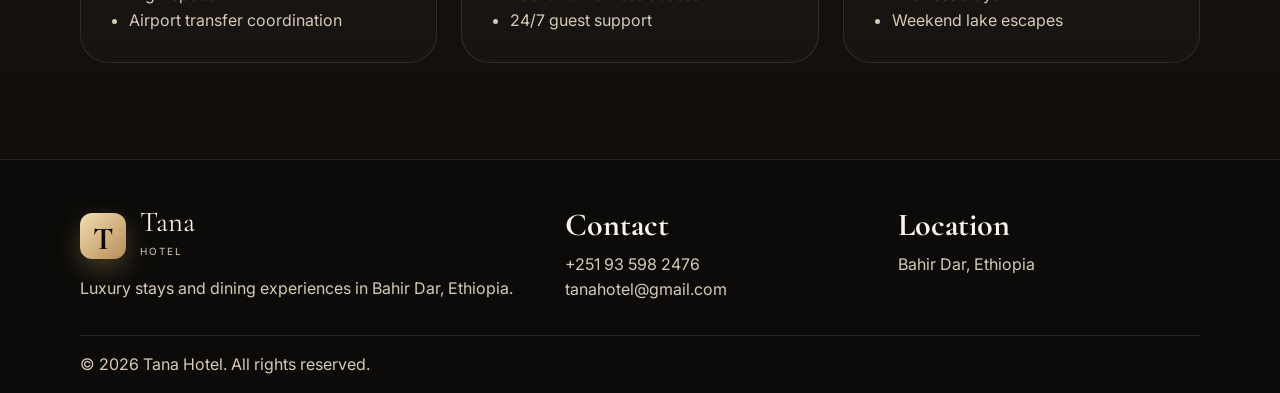
<file: rooms.html>
<!DOCTYPE html>
<html lang="en">
  <head>
    <meta charset="UTF-8" />
    <meta name="viewport" content="width=device-width, initial-scale=1.0" />
    <title>Rooms | Tana Hotel</title>
    <meta name="description" content="Explore the rooms and suites at Tana Hotel in Bahir Dar, Ethiopia." />
    <link rel="preconnect" href="https://fonts.googleapis.com" />
    <link rel="preconnect" href="https://fonts.gstatic.com" crossorigin />
    <link href="https://fonts.googleapis.com/css2?family=Cormorant+Garamond:wght@400;500;600;700&family=Inter:wght@400;500;600;700;800&display=swap" rel="stylesheet" />
    <link rel="stylesheet" href="https://cdnjs.cloudflare.com/ajax/libs/font-awesome/6.5.2/css/all.min.css" crossorigin="anonymous" referrerpolicy="no-referrer" />
    <link rel="stylesheet" href="styles.css" />
  </head>
  <body>
    <header class="site-header">
      <div class="container nav-wrap">
        <a href="index.html" class="brand" aria-label="Tana Hotel home">
          <div class="brand-mark">T</div>
          <div>
            <span class="brand-name">Tana</span>
            <small>Hotel</small>
          </div>
        </a>
        <nav class="main-nav" aria-label="Main navigation">
          <a href="index.html">Home</a>
          <a href="rooms.html">Rooms</a>
          <a href="dining.html">Dining</a>
          <a href="booking.html">Booking</a>
          <a href="contact.html">Contact</a>
        </nav>
        <a class="nav-cta" href="booking.html">Reserve Now</a>
      </div>
    </header>

    <main>
      <section class="hero page-hero">
        <div class="hero-overlay"></div>
        <div class="container hero-content">
          <p class="eyebrow">Stay in luxury</p>
          <h1>Rooms that slow the world down.</h1>
        </div>
      </section>

      <section class="section-shell">
        <div class="container page-intro">
          <p class="eyebrow dark">Signature suites</p>
          <h2>Thoughtful spaces for leisure, romance, and rest.</h2>
        </div>
        <div class="container room-grid">
          <article class="room-card">
            <div class="room-image room-one"></div>
            <div class="room-body">
              <div class="room-topline">
                <h3>Lake View Deluxe</h3>
                <span>ETB 3,500/night</span>
              </div>
              <ul>
                <li>King bed with premium linen</li>
                <li>Private terrace</li>
                <li>Breakfast included</li>
              </ul>
            </div>
          </article>

          <article class="room-card">
            <div class="room-image room-two"></div>
            <div class="room-body">
              <div class="room-topline">
                <h3>Garden Suite</h3>
                <span>ETB 4,875/night</span>
              </div>
              <ul>
                <li>Separate lounge area</li>
                <li>Rain shower and soaking tub</li>
                <li>Complimentary evening tea</li>
              </ul>
            </div>
          </article>

          <article class="room-card">
            <div class="room-image room-three"></div>
            <div class="room-body">
              <div class="room-topline">
                <h3>Presidential Villa</h3>
                <span>ETB 9,000/night</span>
              </div>
              <ul>
                <li>Private plunge pool</li>
                <li>Butler and concierge service</li>
                <li>Sunset-facing private deck</li>
              </ul>
            </div>
          </article>
        </div>
      </section>

      <section class="section-shell accent-bg">
        <div class="container info-grid">
          <div class="info-card">
            <p class="eyebrow dark">Included</p>
            <h3>Every stay includes</h3>
            <ul>
              <li>Breakfast and coffee service</li>
              <li>High-speed Wi‑Fi</li>
              <li>Airport transfer coordination</li>
            </ul>
          </div>
          <div class="info-card">
            <p class="eyebrow dark">Amenities</p>
            <h3>Thoughtful touches</h3>
            <ul>
              <li>Private dining options</li>
              <li>Pool and wellness access</li>
              <li>24/7 guest support</li>
            </ul>
          </div>
          <div class="info-card">
            <p class="eyebrow dark">Best for</p>
            <h3>Ideal stays</h3>
            <ul>
              <li>Couples and honeymoons</li>
              <li>Business stays</li>
              <li>Weekend lake escapes</li>
            </ul>
          </div>
        </div>
      </section>
    </main>

    <footer class="site-footer">
      <div class="container footer-wrap">
        <div>
          <div class="brand footer-brand">
            <div class="brand-mark">T</div>
            <div>
              <span class="brand-name">Tana</span>
              <small>Hotel</small>
            </div>
          </div>
          <p>Luxury stays and dining experiences in Bahir Dar, Ethiopia.</p>
        </div>
        <div>
          <h4>Contact</h4>
          <p><a href="tel:+251935982476">+251 93 598 2476</a></p>
          <p><a href="mailto:tanahotel@gmail.com">tanahotel@gmail.com</a></p>
        </div>
        <div>
          <h4>Location</h4>
          <p>Bahir Dar, Ethiopia</p>
        </div>
      </div>
      <div class="container copyright">
        <p>© <span id="year"></span> Tana Hotel. All rights reserved.</p>
      </div>
    </footer>

    <script src="script.js"></script>
  </body>
</html>
</file>
<file: styles.css>
:root {
  --bg: #0b0b0d;
  --panel: #121517;
  --panel-soft: #1b2125;
  --gold: #d7b66a;
  --gold-soft: #f1dfb0;
  --sand: #ba8b5a;
  --terracotta: #9d5b42;
  --white: #f7f3ee;
  --muted: #d6cab5;
  --shadow: rgba(6, 9, 12, 0.52);
  --border: rgba(255, 255, 255, 0.1);
  --success: #cfe5a8;
  --deep: #07090b;
}

* {
  box-sizing: border-box;
}

html {
  scroll-behavior: smooth;
}

body {
  margin: 0;
  background: var(--bg);
  color: var(--white);
  font-family: 'Inter', sans-serif;
  line-height: 1.6;
}

a {
  color: inherit;
  text-decoration: none;
}

img {
  max-width: 100%;
  display: block;
}

button,
input,
select,
textarea {
  font: inherit;
}

.container {
  width: min(1120px, calc(100% - 2rem));
  margin: 0 auto;
}

.section-shell {
  padding: 6rem 0;
}

.accent-bg {
  background: linear-gradient(180deg, rgba(20, 18, 16, 0.96), rgba(19, 15, 12, 0.96));
}

.eyebrow {
  margin: 0 0 0.8rem;
  color: var(--gold-soft);
  text-transform: uppercase;
  letter-spacing: 0.14em;
  font-size: 0.73rem;
  font-weight: 700;
}

.eyebrow.dark {
  color: #b9934b;
}

h1, h2, h3, h4 {
  font-family: 'Cormorant Garamond', serif;
  margin: 0 0 0.8rem;
  line-height: 1.05;
}

h1 {
  font-size: clamp(3.4rem, 5vw, 6rem);
  max-width: 760px;
}

h2 {
  font-size: clamp(2.5rem, 4vw, 4rem);
  margin-bottom: 1rem;
}

p {
  margin: 0;
  color: var(--muted);
}

.site-header {
  position: sticky;
  top: 0;
  z-index: 100;
  backdrop-filter: blur(14px);
  background: rgba(11, 11, 13, 0.8);
  border-bottom: 1px solid var(--border);
  box-shadow: 0 10px 30px rgba(0, 0, 0, 0.18);
}

.nav-wrap {
  display: flex;
  align-items: center;
  justify-content: space-between;
  gap: 1.25rem;
  min-height: 90px;
}

.brand {
  display: inline-flex;
  align-items: center;
  gap: 0.9rem;
}

.brand-mark {
  width: 46px;
  height: 46px;
  display: grid;
  place-items: center;
  background: linear-gradient(135deg, var(--gold-soft), var(--sand));
  color: var(--bg);
  border-radius: 12px;
  font-weight: 800;
  font-family: 'Cormorant Garamond', serif;
  font-size: 2rem;
  box-shadow: 0 10px 25px rgba(213, 180, 109, 0.28);
}

.brand-name {
  display: block;
  font-family: 'Cormorant Garamond', serif;
  font-size: 1.8rem;
  line-height: 1;
}

.brand small {
  color: var(--muted);
  letter-spacing: 0.18em;
  text-transform: uppercase;
  font-size: 0.62rem;
}

.main-nav {
  display: flex;
  align-items: center;
  gap: 2rem;
}

.main-nav a {
  position: relative;
  color: #f0ece7;
  font-size: 0.96rem;
}

.main-nav a::after {
  content: '';
  position: absolute;
  left: 0;
  bottom: -8px;
  width: 100%;
  height: 1px;
  background: var(--gold-soft);
  transform: scaleX(0);
  transform-origin: center;
  transition: transform 0.25s ease;
}

.main-nav a:hover::after {
  transform: scaleX(1);
}

.nav-cta,
.btn,
.mini-btn {
  border: none;
  border-radius: 999px;
  cursor: pointer;
  transition: transform 0.2s ease, box-shadow 0.2s ease, background 0.2s ease;
}

.nav-cta,
.btn-primary {
  display: inline-flex;
  align-items: center;
  justify-content: center;
  padding: 0.9rem 1.5rem;
  background: linear-gradient(135deg, var(--gold-soft), var(--sand));
  color: #1d1711;
  font-weight: 700;
  box-shadow: 0 0 0 1px rgba(241, 223, 176, 0.2), 0 0 18px rgba(213, 182, 106, 0.42), 0 15px 30px rgba(213, 180, 109, 0.3);
  animation: goldPulse 3s ease-in-out infinite;
}

.btn-secondary {
  display: inline-flex;
  align-items: center;
  justify-content: center;
  padding: 0.9rem 1.5rem;
  border: 1px solid rgba(255,255,255,0.18);
  background: rgba(255,255,255,0.02);
  color: var(--white);
  box-shadow: inset 0 0 0 1px rgba(255,255,255,0.02);
}

.nav-cta:hover,
.btn:hover,
.mini-btn:hover {
  transform: translateY(-1px) scale(1.01);
  box-shadow: 0 0 0 1px rgba(241, 223, 176, 0.2), 0 0 22px rgba(213, 182, 106, 0.5), 0 18px 32px rgba(213, 180, 109, 0.28);
}

@keyframes goldPulse {
  0%, 100% {
    box-shadow: 0 0 0 1px rgba(241, 223, 176, 0.2), 0 0 14px rgba(213, 182, 106, 0.32), 0 15px 30px rgba(213, 180, 109, 0.3);
  }
  50% {
    box-shadow: 0 0 0 1px rgba(241, 223, 176, 0.28), 0 0 24px rgba(213, 182, 106, 0.5), 0 20px 35px rgba(213, 180, 109, 0.42);
  }
}

.site-footer,
.room-card,
.amenity-item,
.menu-panel,
.contact-card,
.booking-form,
.info-card,
.order-summary,
.food-card {
  transition: transform 0.3s ease, box-shadow 0.3s ease, border-color 0.3s ease;
}

.site-footer:hover,
.room-card:hover,
.amenity-item:hover,
.menu-panel:hover,
.contact-card:hover,
.booking-form:hover,
.info-card:hover,
.order-summary:hover,
.food-card:hover {
  transform: translateY(-4px);
  border-color: rgba(213, 182, 106, 0.4);
  box-shadow: 0 20px 36px rgba(0, 0, 0, 0.26);
}

.social-links a {
  transition: transform 0.25s ease, box-shadow 0.25s ease, border-color 0.25s ease;
}

.social-links a:hover {
  transform: translateY(-2px) scale(1.04);
  box-shadow: 0 0 18px rgba(213, 182, 106, 0.38);
  border-color: rgba(213, 182, 106, 0.5);
}

.hero {
  position: relative;
  min-height: 760px;
  display: flex;
  align-items: center;
  background-size: cover;
  background-position: center;
}

.home-hero {
  background-image: linear-gradient(120deg, rgba(8, 10, 12, 0.82), rgba(8, 10, 12, 0.24)), url('https://images.unsplash.com/photo-1505693416388-ac5ce068fe85?auto=format&fit=crop&w=1600&q=80');
}

.page-hero {
  min-height: 440px;
  background-image: linear-gradient(120deg, rgba(8, 10, 12, 0.76), rgba(8, 10, 12, 0.24)), url('https://images.unsplash.com/photo-1520250497591-112f2f40a3f4?auto=format&fit=crop&w=1600&q=80');
}

.hero-overlay {
  position: absolute;
  inset: 0;
  background: linear-gradient(90deg, rgba(9,8,7,0.92) 0%, rgba(9,8,7,0.66) 34%, rgba(9,8,7,0.28) 100%);
}

.hero-content {
  position: relative;
  z-index: 1;
  padding: 7rem 0 5rem;
}

.hero-copy {
  max-width: 620px;
  font-size: 1.1rem;
  margin-bottom: 2rem;
}

.hero-actions {
  display: flex;
  flex-wrap: wrap;
  gap: 1rem;
  margin-bottom: 3rem;
}

.hero-stats {
  display: flex;
  gap: 2.5rem;
  flex-wrap: wrap;
}

.hero-stats div {
  display: flex;
  flex-direction: column;
  gap: 0.4rem;
}

.hero-stats strong {
  font-size: clamp(1.5rem, 2vw, 2.6rem);
  font-weight: 700;
  color: var(--gold-soft);
}

.hero-stats span {
  color: var(--muted);
}

.intro-grid {
  display: grid;
  grid-template-columns: 1.1fr 1.2fr;
  gap: 3rem;
  align-items: center;
}

.section-heading {
  margin-bottom: 2.3rem;
}

.section-heading.center {
  text-align: center;
}

.room-grid,
.amenity-grid,
.review-grid {
  display: grid;
  gap: 1.5rem;
}

.room-grid {
  grid-template-columns: repeat(3, minmax(0, 1fr));
}

.room-card {
  background: rgba(255,255,255,0.02);
  border: 1px solid var(--border);
  border-radius: 26px;
  overflow: hidden;
  box-shadow: 0 18px 30px var(--shadow);
  transition: transform 0.25s ease, box-shadow 0.25s ease, border-color 0.25s ease;
}

.room-card:hover {
  transform: translateY(-6px);
  box-shadow: 0 24px 36px rgba(17, 19, 23, 0.42);
  border-color: rgba(213, 182, 106, 0.45);
}

.room-image {
  min-height: 280px;
  background-size: cover;
  background-position: center;
}

.room-one {
  background-image: url('https://images.unsplash.com/photo-1566665797739-1674de7a421a?auto=format&fit=crop&w=900&q=80');
}

.room-two {
  background-image: url('https://images.unsplash.com/photo-1505693416388-ac5ce068fe85?auto=format&fit=crop&w=900&q=80');
}

.room-three {
  background-image: url('https://images.unsplash.com/photo-1542314831-068cd1dbfeeb?auto=format&fit=crop&w=900&q=80');
}

.room-body {
  padding: 1.5rem 1.3rem 1.8rem;
}

.room-topline {
  display: flex;
  justify-content: space-between;
  gap: 1rem;
  align-items: baseline;
  margin-bottom: 0.9rem;
}

.room-topline h3 {
  font-size: 2.1rem;
}

.room-topline span {
  color: var(--gold-soft);
  font-weight: 700;
}

.room-body ul {
  margin: 0;
  padding-left: 1.2rem;
  color: var(--muted);
  display: grid;
  gap: 0.45rem;
}

.amenity-grid {
  grid-template-columns: repeat(4, minmax(0, 1fr));
}

.amenity-item {
  background: rgba(255,255,255,0.02);
  border: 1px solid var(--border);
  border-radius: 24px;
  padding: 1.6rem 1.3rem;
}

.amenity-item span {
  color: var(--gold-soft);
  font-weight: 700;
  letter-spacing: 0.08em;
  display: inline-block;
  margin-bottom: 0.8rem;
}

.amenity-item h3 {
  font-size: 2rem;
  margin-bottom: 0.5rem;
}

.dining-grid {
  display: grid;
  grid-template-columns: 0.92fr 1.08fr;
  gap: 2rem;
  align-items: center;
}

.feature-list {
  margin: 1.5rem 0 0;
  padding-left: 1.2rem;
  display: grid;
  gap: 0.75rem;
  color: var(--white);
}

.menu-panel {
  padding: 2rem;
  border-radius: 28px;
  background: linear-gradient(180deg, rgba(255,255,255,0.03), rgba(255,255,255,0.01));
  border: 1px solid var(--border);
  box-shadow: 0 18px 30px var(--shadow);
}

.menu-header {
  display: flex;
  justify-content: space-between;
  align-items: center;
  gap: 1rem;
  margin-bottom: 1.2rem;
}

.menu-header h3 {
  font-size: 2.4rem;
}

.menu-header span {
  color: var(--gold-soft);
  font-size: 0.8rem;
  text-transform: uppercase;
  letter-spacing: 0.12em;
}

.menu-item {
  display: flex;
  align-items: flex-start;
  justify-content: space-between;
  gap: 1.25rem;
  padding: 1rem 0;
  border-bottom: 1px solid var(--border);
}

.menu-item:last-child {
  border-bottom: none;
}

.menu-item h4 {
  font-size: 2rem;
  margin-bottom: 0.2rem;
}

.menu-item strong {
  color: var(--gold-soft);
  font-size: 1.2rem;
  white-space: nowrap;
}

.booking-shell {
  display: grid;
  grid-template-columns: 0.9fr 1.1fr;
  gap: 2rem;
  align-items: center;
}

.booking-form,
.contact-card,
.order-summary,
.info-card {
  background: rgba(255,255,255,0.02);
  border: 1px solid var(--border);
  border-radius: 28px;
  padding: 1.8rem;
}

.field-row {
  display: grid;
  grid-template-columns: repeat(2, minmax(0, 1fr));
  gap: 1rem;
  margin-bottom: 1rem;
}

label {
  display: grid;
  gap: 0.55rem;
  color: var(--muted);
  font-size: 0.95rem;
}

input,
select,
textarea {
  width: 100%;
  border: 1px solid rgba(255,255,255,0.12);
  background: rgba(6,6,6,0.5);
  color: var(--white);
  border-radius: 14px;
  padding: 0.9rem 1rem;
}

textarea {
  min-height: 150px;
  resize: vertical;
}

.booking-summary {
  display: flex;
  align-items: center;
  justify-content: space-between;
  gap: 1rem;
  margin-top: 1.2rem;
  padding-top: 1rem;
  border-top: 1px solid var(--border);
}

.booking-summary div {
  display: flex;
  flex-direction: column;
  gap: 0.2rem;
}

.booking-summary span {
  color: var(--muted);
}

.booking-summary strong {
  color: var(--gold-soft);
  font-size: 1.5rem;
}

.full {
  width: 100%;
}

.ordering-layout {
  display: grid;
  grid-template-columns: 0.8fr 1.2fr;
  gap: 2rem;
  align-items: start;
}

.food-ordering {
  display: grid;
  grid-template-columns: 1.3fr 0.7fr;
  gap: 1.5rem;
  align-items: start;
}

.menu-cards {
  display: grid;
  grid-template-columns: repeat(2, minmax(0, 1fr));
  gap: 1rem;
}

.food-card {
  background: rgba(255,255,255,0.02);
  border: 1px solid var(--border);
  border-radius: 20px;
  padding: 1.2rem;
}

.food-card h3 {
  font-size: 2rem;
  margin-bottom: 0.4rem;
}

.food-card p {
  min-height: 52px;
}

.food-meta {
  display: flex;
  align-items: center;
  justify-content: space-between;
  gap: 0.8rem;
  margin-top: 1rem;
}

.food-meta span {
  color: var(--gold-soft);
  font-weight: 700;
  font-size: 1.1rem;
}

.mini-btn {
  background: rgba(210, 170, 92, 0.14);
  color: var(--gold-soft);
  border: 1px solid rgba(210,170,92,0.4);
  padding: 0.7rem 0.9rem;
}

.order-summary {
  padding: 1.3rem;
}

.order-summary h3 {
  font-size: 2.2rem;
}

.order-summary ul {
  list-style: none;
  padding: 0;
  margin: 1rem 0;
  display: grid;
  gap: 0.75rem;
}

.order-summary li {
  display: flex;
  align-items: center;
  justify-content: space-between;
  gap: 0.6rem;
  padding-bottom: 0.5rem;
  border-bottom: 1px solid var(--border);
  color: var(--white);
}

.empty-state {
  color: var(--muted);
  border-bottom: none !important;
  display: block !important;
}

.order-total {
  display: flex;
  justify-content: space-between;
  align-items: center;
  margin: 1rem 0 1.2rem;
  padding-top: 0.7rem;
  border-top: 1px solid var(--border);
}

.order-total strong {
  color: var(--gold-soft);
  font-size: 1.5rem;
}

.review-grid {
  grid-template-columns: repeat(3, minmax(0, 1fr));
}

blockquote {
  margin: 0;
  padding: 1.5rem 1.4rem;
  background: rgba(255,255,255,0.02);
  border: 1px solid var(--border);
  border-radius: 20px;
  color: var(--white);
  font-size: 1.04rem;
}

blockquote footer {
  margin-top: 1rem;
  color: var(--gold-soft);
  font-weight: 600;
}

.page-banner {
  padding: 4rem 0 1rem;
}

.banner-box {
  background: linear-gradient(135deg, rgba(210,170,92,0.22), rgba(255,255,255,0.02));
  border: 1px solid var(--border);
  border-radius: 30px;
  padding: 2.5rem;
}

.info-grid,
.contact-grid {
  display: grid;
  grid-template-columns: repeat(3, minmax(0, 1fr));
  gap: 1.5rem;
}

.info-card ul {
  margin: 1rem 0 0;
  padding-left: 1.2rem;
  color: var(--muted);
}

.map-wrap iframe {
  width: 100%;
  min-height: 420px;
  border: 0;
  border-radius: 26px;
}

.social-links {
  display: flex;
  gap: 0.8rem;
  margin-top: 1rem;
  justify-content: center;
  align-items: center;
}

.footer-social {
  margin-top: 1.5rem;
  display: flex;
  justify-content: center;
}

.site-footer .social-links {
  margin-top: 0;
  justify-content: center;
}

.social-links a {
  width: 44px;
  height: 44px;
  border-radius: 50%;
  display: grid;
  place-items: center;
  border: 1px solid rgba(239, 215, 161, 0.7);
  background: rgba(255,255,255,0.04);
  color: var(--gold-soft);
  font-weight: 700;
  text-decoration: none;
  box-shadow: 0 0 0 1px rgba(239, 215, 161, 0.15), inset 0 0 12px rgba(239,215,161,0.08);
  transition: transform 0.2s ease, background 0.2s ease;
}

.social-links a:hover {
  transform: translateY(-1px);
  background: rgba(239, 215, 161, 0.12);
}

.social-links a svg {
  display: block;
  width: 18px;
  height: 18px;
  fill: currentColor;
}

.social-logo {
  display: inline-flex;
  align-items: center;
  justify-content: center;
  width: 100%;
  height: 100%;
  border-radius: 50%;
  background: linear-gradient(135deg, var(--gold-soft), var(--gold));
  color: var(--deep);
  font-family: 'Cormorant Garamond', serif;
  font-size: 1.3rem;
  font-weight: 700;
}

.page-intro {
  margin-bottom: 2rem;
}

.site-footer {
  padding: 3rem 0 1rem;
  border-top: 1px solid var(--border);
  background: #0c0b09;
}

.footer-wrap {
  display: grid;
  grid-template-columns: 1.2fr 0.8fr 0.8fr;
  gap: 2rem;
}

.footer-brand {
  margin-bottom: 0.8rem;
}

.site-footer h4 {
  font-size: 2rem;
  margin-bottom: 0.6rem;
}

.site-footer p,
.site-footer a {
  color: var(--muted);
}

.copyright {
  margin-top: 2rem;
  padding-top: 1rem;
  border-top: 1px solid var(--border);
}

@media (max-width: 980px) {
  .main-nav {
    display: none;
  }

  .room-grid,
  .amenity-grid,
  .review-grid,
  .food-ordering,
  .booking-shell,
  .dining-grid,
  .ordering-layout,
  .footer-wrap,
  .info-grid,
  .contact-grid {
    grid-template-columns: 1fr;
  }

  .menu-cards {
    grid-template-columns: 1fr;
  }
}

@media (max-width: 640px) {
  .hero {
    min-height: 620px;
  }

  .nav-wrap {
    min-height: 78px;
  }

  .field-row {
    grid-template-columns: 1fr;
  }

  .hero-actions,
  .booking-summary {
    flex-direction: column;
    align-items: stretch;
  }

  .section-shell {
    padding: 4.3rem 0;
  }
}
</file>
